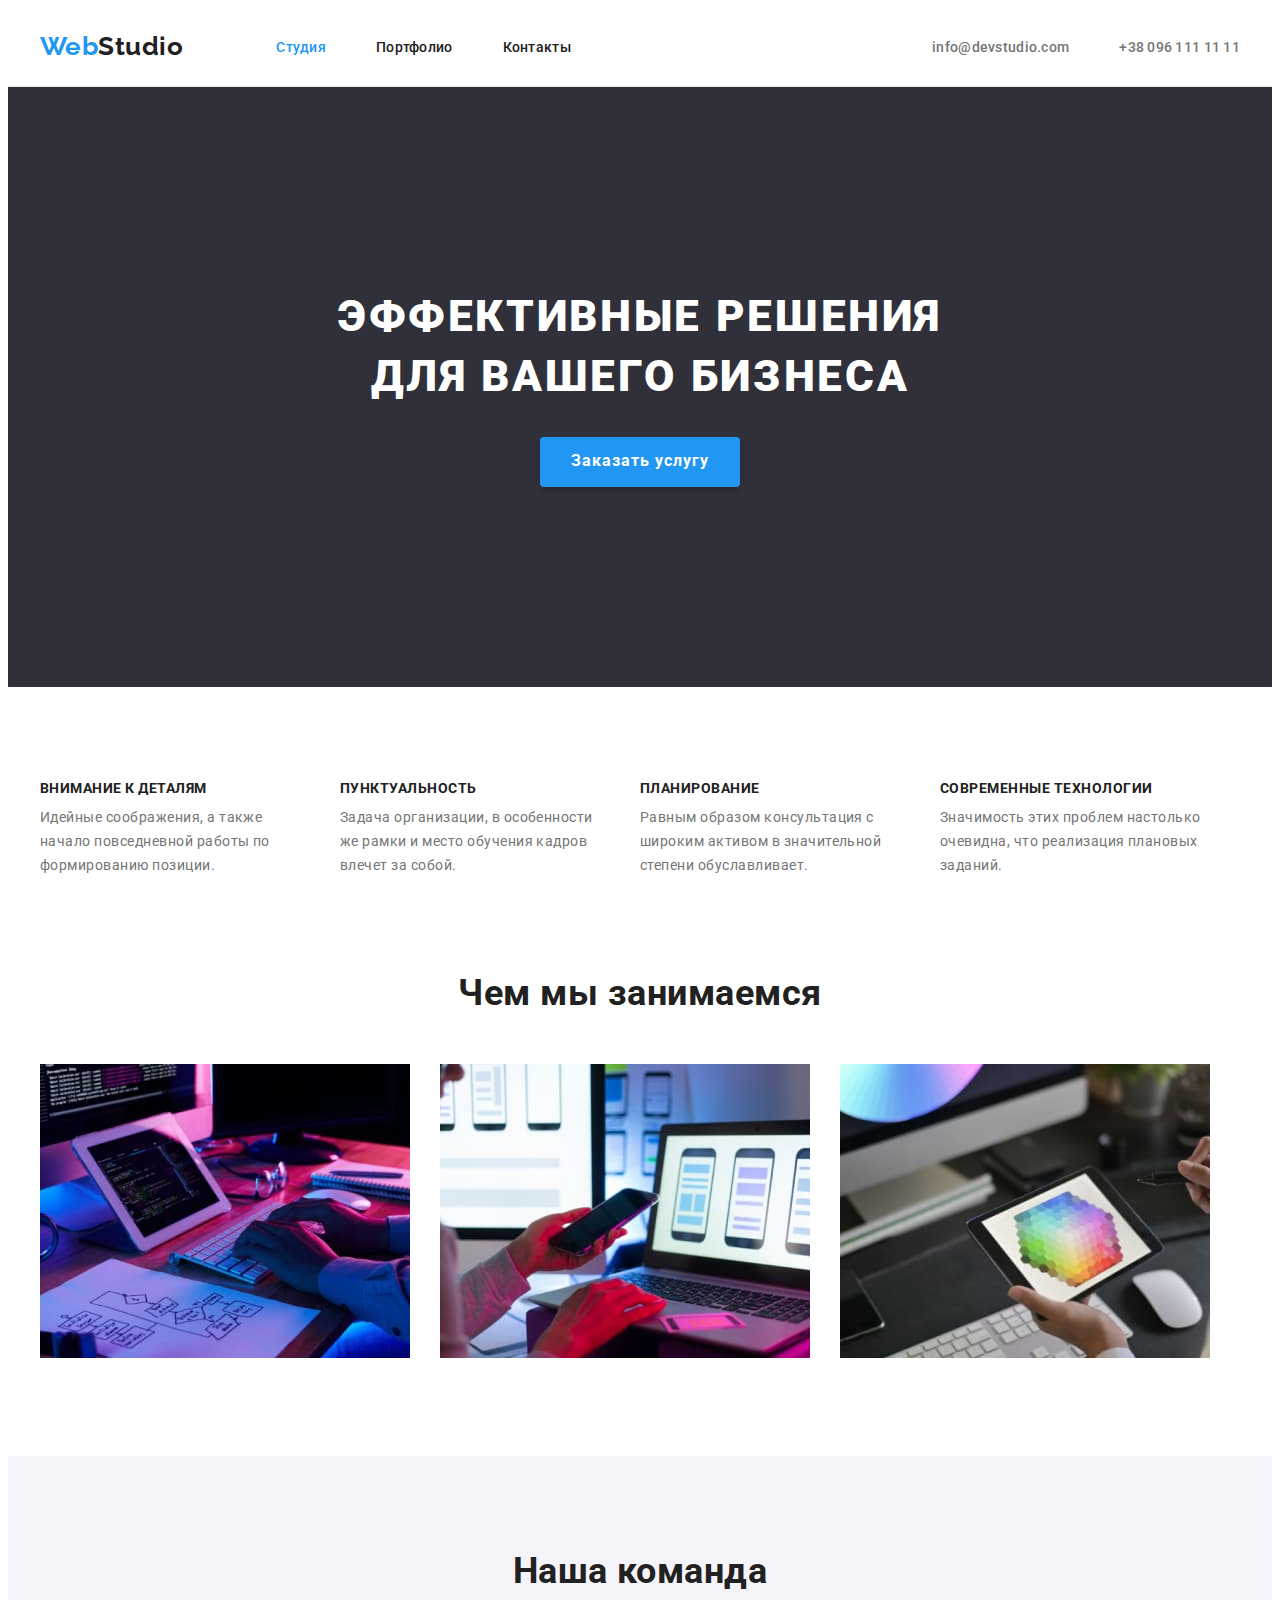
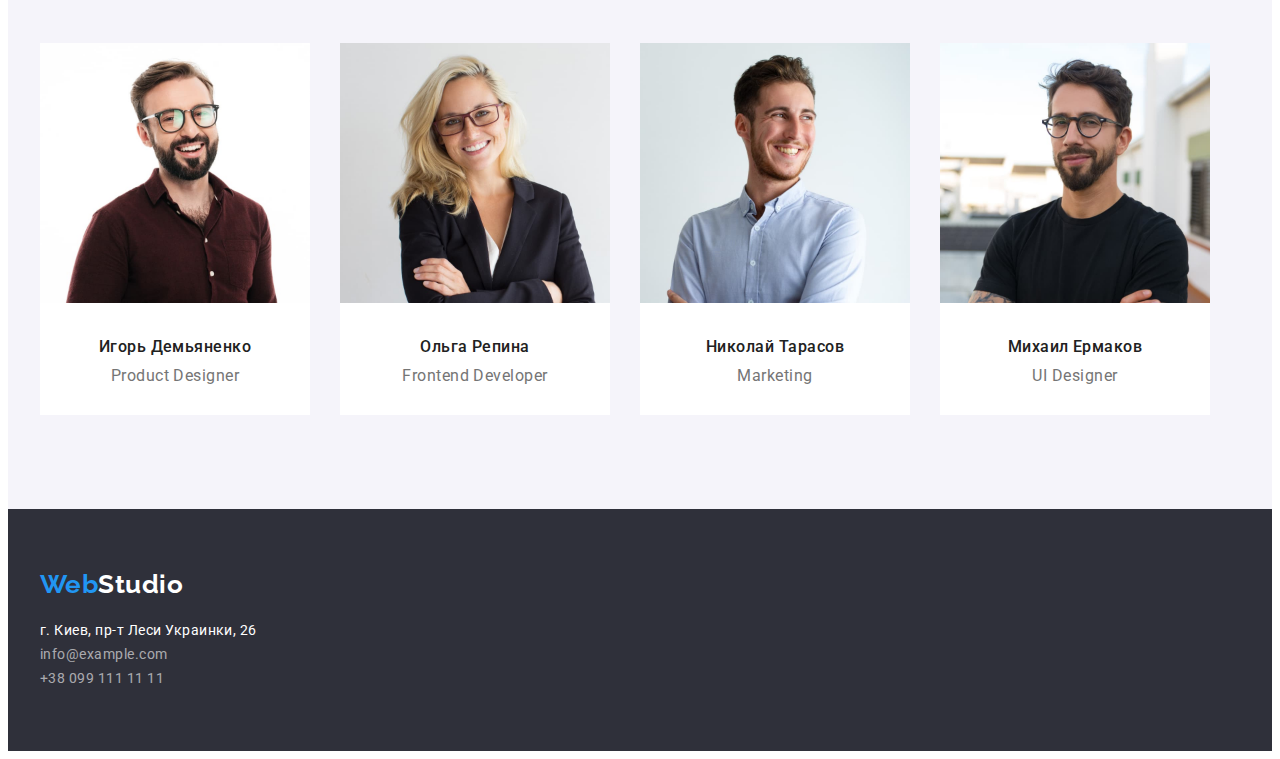
<file: index.html>
<!DOCTYPE html>
<html lang="ru">
  <head>
    <meta charset="UTF-8" />
    <meta http-equiv="X-UA-Compatible" content="IE=edge" />
    <meta name="viewport" content="width=device-width, initial-scale=1.0" />
    <title>WebStudio</title>
    <link rel="preconnect" href="https://fonts.googleapis.com" />
    <link rel="preconnect" href="https://fonts.gstatic.com" crossorigin />
    <link
      href="https://fonts.googleapis.com/css2?family=Raleway:wght@700&family=Roboto:wght@400;500;700;900&display=swap"
      rel="stylesheet"
    />
    <link
      rel="stylesheet"
      href="https://cdnjs.cloudflare.com/ajax/libs/modern-normalize/1.1.0/modern-normalize.min.css"
      integrity="sha512-wpPYUAdjBVSE4KJnH1VR1HeZfpl1ub8YT/NKx4PuQ5NmX2tKuGu6U/JRp5y+Y8XG2tV+wKQpNHVUX03MfMFn9Q=="
      crossorigin="anonymous"
      referrerpolicy="no-referrer"
    />
    <link rel="stylesheet" href="./css/styles.css" />
  </head>
  <body>
    <header class="page-header">
      <div class="container logo-nav">
        <nav class="site-nav">
          <a href="./index.html" class="logo-header"> <span>Web</span>Studio</a>
          <ul class="list page-nav">
            <li class="items">
              <a href="./index.html" class="link current">Студия</a>
            </li>
            <li class="items">
              <a href="./portfolio.html" class="link">Портфолио</a>
            </li>
            <li class="items">
              <a href="" class="link">Контакты</a>
            </li>
          </ul>
        </nav>
        <ul class="list header-contact">
          <li class="items">
            <a href="mailto:info@devstudio.com" class="contacts-list"
              >info@devstudio.com</a
            >
          </li>
          <li class="items">
            <a href="tel:+380961111111" class="contacts-list"
              >+38 096 111 11 11</a
            >
          </li>
        </ul>
      </div>
    </header>
    <main>
      <!-- Герой -->
      <section class="hero">
        <h1 class="hero-title">Эффективные решения для вашего бизнеса</h1>
        <button type="button" class="button">Заказать услугу</button>
      </section>
      <!-- Особенности заголовок скрыть в css-->
      <section class="section">
        <div class="container">
          <h2 hidden class="section-title">Особенности</h2>
          <ul class="list main-features">
            <li class="items">
              <h3 class="features-title">Внимание к деталям</h3>
              <p class="features">
                Идейные соображения, а также начало повседневной работы по
                формированию позиции.
              </p>
            </li>
            <li class="items">
              <h3 class="features-title">Пунктуальность</h3>
              <p class="features">
                Задача организации, в особенности же рамки и место обучения
                кадров влечет за собой.
              </p>
            </li>
            <li class="items">
              <h3 class="features-title">Планирование</h3>
              <p class="features">
                Равным образом консультация с широким активом в значительной
                степени обуславливает.
              </p>
            </li>
            <li class="items">
              <h3 class="features-title">Современные технологии</h3>
              <p class="features">
                Значимость этих проблем настолько очевидна, что реализация
                плановых заданий.
              </p>
            </li>
          </ul>
        </div>
      </section>
      <!-- Чем мы занимаемся -->
      <section class="section no-padding">
        <div class="container">
          <h2 class="section-title">Чем мы занимаемся</h2>
          <ul class="list works">
            <li class="items">
              <img
                src="./images/img1.jpg"
                alt="box1"
                width="370"
                height="294"
              />
            </li>
            <li class="items">
              <img
                src="./images/img2.jpg"
                alt="box2"
                width="370"
                height="294"
              />
            </li>
            <li class="items">
              <img
                src="./images/img3.jpg"
                alt="box3"
                width="370"
                height="294"
              />
            </li>
          </ul>
        </div>
      </section>
      <!-- Наша команда -->
      <section class="section team">
        <div class="container">
          <h2 class="section-title">Наша команда</h2>
          <ul class="list team-list">
            <li class="cards">
              <img
                src="./images/photo1.jpg"
                alt="Игорь Демьяненко"
                width="270"
                height="260"
              />
              <h3 class="team-title">Игорь Демьяненко</h3>
              <p class="function">Product Designer</p>
            </li>
            <li class="cards">
              <img
                src="./images/photo2.jpg"
                alt="Ольга Репина"
                width="270"
                height="260"
              />
              <h3 class="team-title">Ольга Репина</h3>
              <p class="function">Frontend Developer</p>
            </li>
            <li class="cards">
              <img
                src="./images/photo3.jpg"
                alt="Николай Тарасов"
                width="270"
                height="260"
              />
              <h3 class="team-title">Николай Тарасов</h3>
              <p class="function">Marketing</p>
            </li>
            <li class="cards">
              <img
                src="./images/photo4.jpg"
                alt="Михаил Ермаков"
                width="270"
                height="260"
              />
              <h3 class="team-title">Михаил Ермаков</h3>
              <p class="function">UI Designer</p>
            </li>
          </ul>
        </div>
      </section>
    </main>
    <footer class="footer">
      <div class="container">
        <a href="./index.html" class="logo-footer"> <span>Web</span>Studio</a>
        <address>
          <ul class="list">
            <li>
              <a
                href="https://www.google.com.ua/maps/place/%D0%B1%D1%83%D0%BB.+%D0%9B%D0%B5%D1%81%D0%B8+%D0%A3%D0%BA%D1%80%D0%B0%D0%B8%D0%BD%D0%BA%D0%B8,+26,+%D0%9A%D0%B8%D0%B5%D0%B2,+02000/@50.4265807,30.5361918,17z/data=!3m1!4b1!4m5!3m4!1s0x40d4cf0e033ecbe9:0x57a4dffefec77da0!8m2!3d50.4265807!4d30.5383858?hl=ru"
                class="address-post"
                target="_blank"
                rel="nofollow noopener noreferrer"
              >
                г. Киев, пр-т Леси Украинки, 26</a
              >
            </li>
            <li>
              <a href="mailto:" class="link">info@example.com</a>
            </li>
            <li>
              <a href="tel:+380991111111" class="link">+38 099 111 11 11</a>
            </li>
          </ul>
        </address>
      </div>
    </footer>
  </body>
</html>
</file>
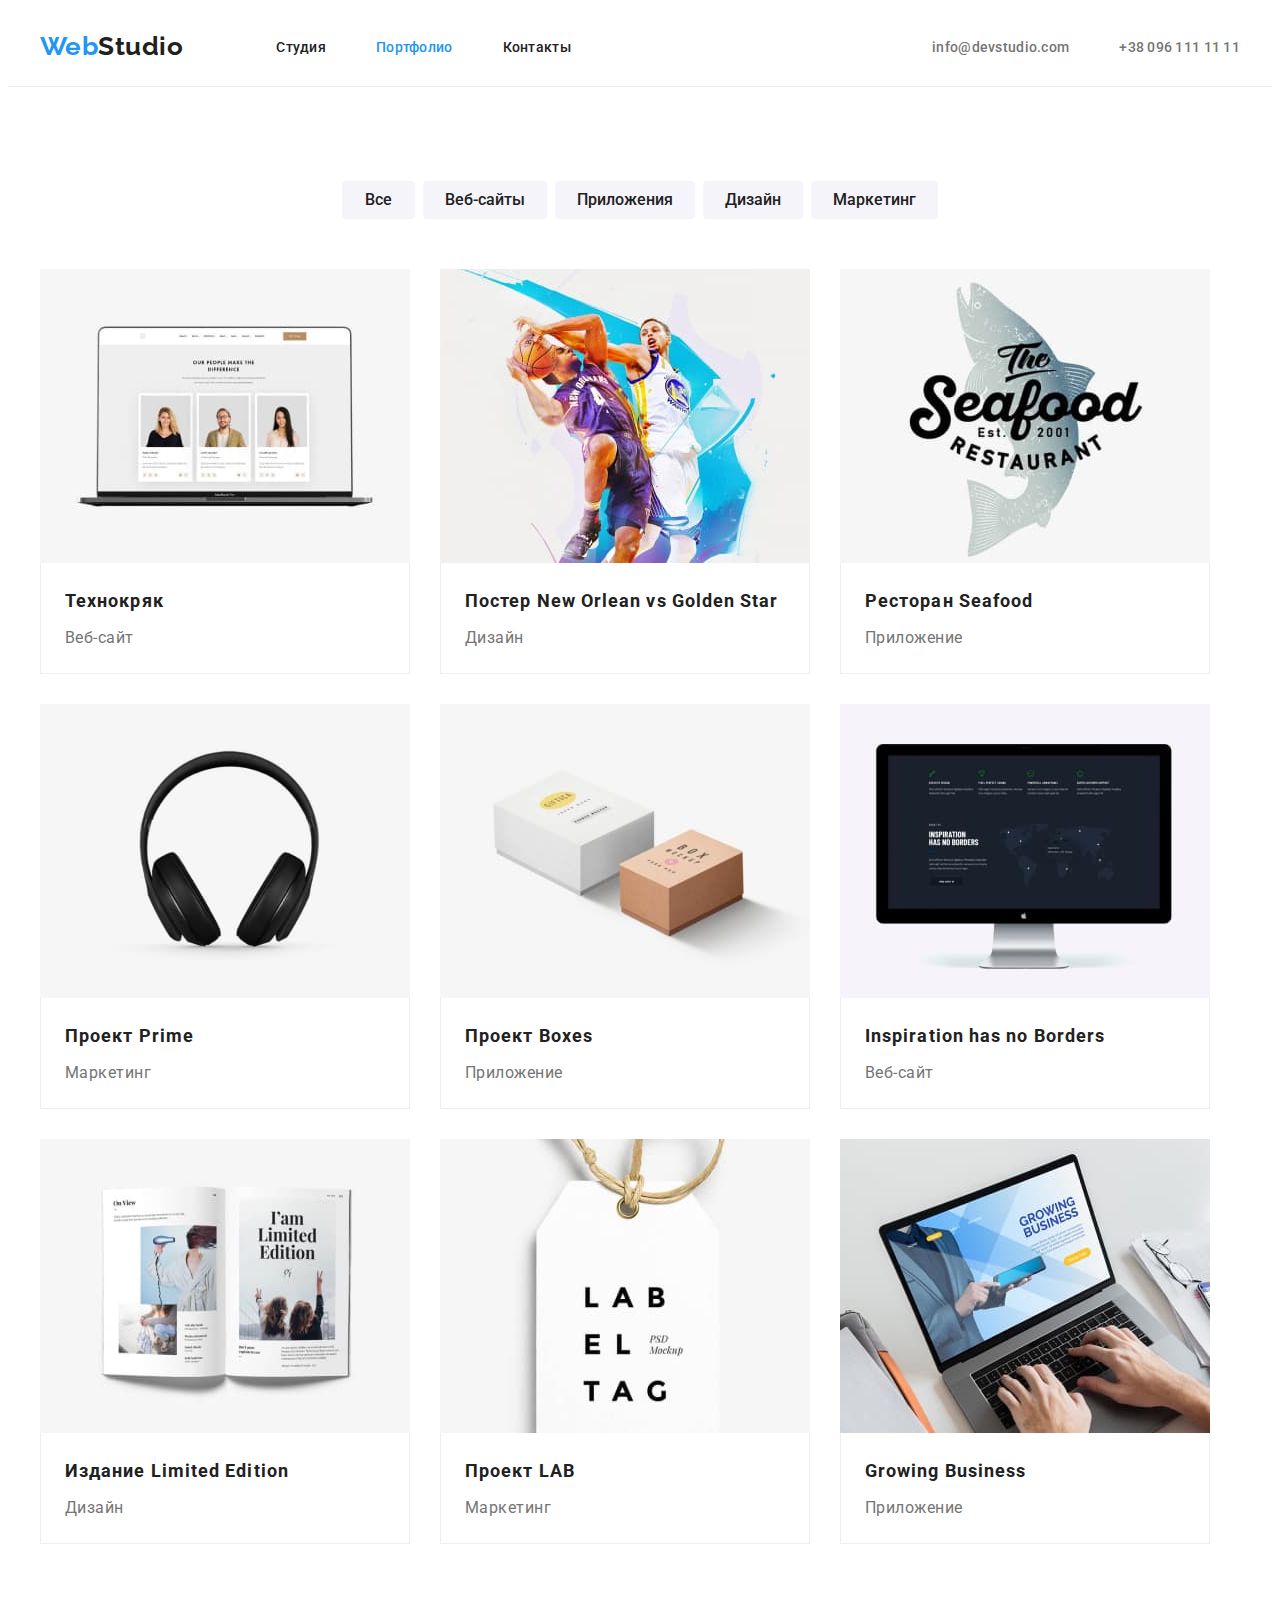
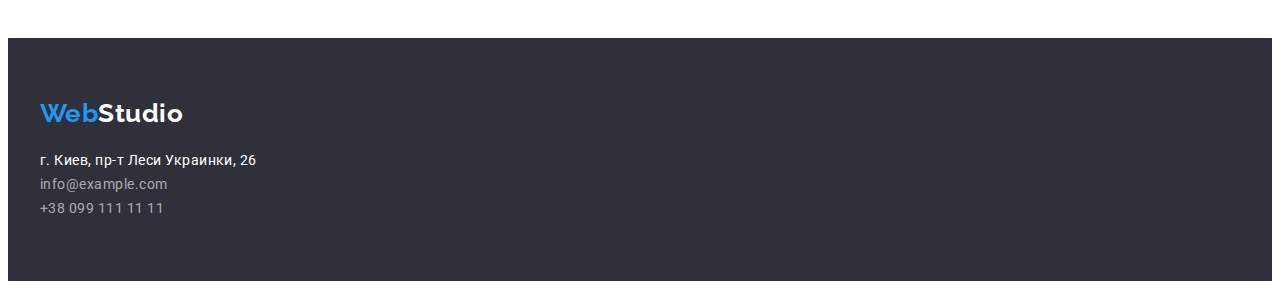
<file: portfolio.html>
<!DOCTYPE html>
<html lang="ru">
  <head>
    <meta charset="UTF-8" />
    <meta http-equiv="X-UA-Compatible" content="IE=edge" />
    <meta name="viewport" content="width=device-width, initial-scale=1.0" />
    <title>Portfolio</title>
    <link rel="preconnect" href="https://fonts.googleapis.com" />
    <link rel="preconnect" href="https://fonts.gstatic.com" crossorigin />
    <link
      href="https://fonts.googleapis.com/css2?family=Raleway:wght@700&family=Roboto:wght@400;500;700;900&display=swap"
      rel="stylesheet"
    />
    <link
      rel="stylesheet"
      href="https://cdnjs.cloudflare.com/ajax/libs/modern-normalize/1.1.0/modern-normalize.min.css"
      integrity="sha512-wpPYUAdjBVSE4KJnH1VR1HeZfpl1ub8YT/NKx4PuQ5NmX2tKuGu6U/JRp5y+Y8XG2tV+wKQpNHVUX03MfMFn9Q=="
      crossorigin="anonymous"
      referrerpolicy="no-referrer"
    />
    <link rel="stylesheet" href="./css/styles.css" />
  </head>
  <body>
    <header class="page-header">
      <div class="container logo-nav">
        <nav class="site-nav">
          <a href="./index.html" class="logo-header"> <span>Web</span>Studio</a>
          <ul class="list page-nav">
            <li class="items">
              <a href="./index.html" class="link">Студия</a>
            </li>
            <li class="items">
              <a href="./portfolio.html" class="link current">Портфолио</a>
            </li>
            <li class="items">
              <a href="" class="link">Контакты</a>
            </li>
          </ul>
        </nav>
        <ul class="list header-contact">
          <li class="items">
            <a href="mailto:info@devstudio.com" class="contacts-list"
              >info@devstudio.com</a
            >
          </li>
          <li class="items">
            <a href="tel:+380961111111" class="contacts-list"
              >+38 096 111 11 11</a
            >
          </li>
        </ul>
      </div>
    </header>
    <main>
      <section class="section">
        <div class="container">
          <!-- Заголовок h1 скрыть в css -->
          <h1 hidden>Портфолио</h1>
          <!-- Фильтры -->
          <!-- Заголовок h2 скрыть в css -->
          <h2 hidden>Фильтры</h2>
          <ul class="filter list">
            <li class="items">
              <button type="button" class="filter-button">Все</button>
            </li>
            <li class="items">
              <button type="button" class="filter-button">Веб-сайты</button>
            </li>
            <li class="items">
              <button type="button" class="filter-button">Приложения</button>
            </li>
            <li class="items">
              <button type="button" class="filter-button">Дизайн</button>
            </li>
            <li class="items">
              <button type="button" class="filter-button">Маркетинг</button>
            </li>
          </ul>

          <!--Список работ -->

          <!-- Заголовок h2 скрыть в css -->
          <h2 hidden>Список работ</h2>
          <ul class="list work-list">
            <li class="portfolio-cards">
              <a href="">
                <img
                  class="portfolio-image"
                  src="./images/portfolio-img1.jpg"
                  alt="Технокряк"
                  width="370"
                  height="294"
                />
                <div class="data">
                  <h3 class="title">Технокряк</h3>
                  <p class="description">Веб-сайт</p>
                </div>
              </a>
            </li>
            <li class="portfolio-cards">
              <a href="">
                <img
                  class="portfolio-image"
                  src="./images/portfolio-img2.jpg"
                  alt="Постер New Orlean vs Golden Star"
                  width="370"
                  height="294"
                />
                <div class="data">
                  <h3 class="title">Постер New Orlean vs Golden Star</h3>
                  <p class="description">Дизайн</p>
                </div>
              </a>
            </li>
            <li class="portfolio-cards">
              <a href="">
                <img
                  class="portfolio-image"
                  src="./images/portfolio-img3.jpg"
                  alt="Ресторан Seafood"
                  width="370"
                  height="294"
                />
                <div class="data">
                  <h3 class="title">Ресторан Seafood</h3>
                  <p class="description">Приложение</p>
                </div>
              </a>
            </li>
            <li class="portfolio-cards">
              <a href="">
                <img
                  class="portfolio-image"
                  src="./images/portfolio-img4.jpg"
                  alt="Проект Prime"
                  width="370"
                  height="294"
                />
                <div class="data">
                  <h3 class="title">Проект Prime</h3>
                  <p class="description">Маркетинг</p>
                </div>
              </a>
            </li>
            <li class="portfolio-cards">
              <a href="">
                <img
                  class="portfolio-image"
                  src="./images/portfolio-img5.jpg"
                  alt="Проект Boxes"
                  width="370"
                  height="294"
                />
                <div class="data">
                  <h3 class="title">Проект Boxes</h3>
                  <p class="description">Приложение</p>
                </div>
              </a>
            </li>
            <li class="portfolio-cards">
              <a href="">
                <img
                  class="portfolio-image"
                  src="./images/portfolio-img6.jpg"
                  alt="Inspiration has no Borders"
                  width="370"
                  height="294"
                />
                <div class="data">
                  <h3 class="title">Inspiration has no Borders</h3>
                  <p class="description">Веб-сайт</p>
                </div>
              </a>
            </li>
            <li class="portfolio-cards">
              <a href="">
                <img
                  class="portfolio-image"
                  src="./images/portfolio-img7.jpg"
                  alt="Издание Limited Edition"
                  width="370"
                  height="294"
                />
                <div class="data">
                  <h3 class="title">Издание Limited Edition</h3>
                  <p class="description">Дизайн</p>
                </div>
              </a>
            </li>
            <li class="portfolio-cards">
              <a href="">
                <img
                  class="portfolio-image"
                  src="./images/portfolio-img8.jpg"
                  alt="Проект LAB"
                  width="370"
                  height="294"
                />
                <div class="data">
                  <h3 class="title">Проект LAB</h3>
                  <p class="description">Маркетинг</p>
                </div>
              </a>
            </li>
            <li class="portfolio-cards">
              <a href="">
                <img
                  class="portfolio-image"
                  src="./images/portfolio-img9.jpg"
                  alt="Growing Business"
                  width="370"
                  height="294"
                />
                <div class="data">
                  <h3 class="title">Growing Business</h3>
                  <p class="description">Приложение</p>
                </div>
              </a>
            </li>
          </ul>
        </div>
      </section>
    </main>
    <footer class="footer">
      <div class="container">
        <a href="./index.html" class="logo-footer"> <span>Web</span>Studio</a>
        <address>
          <ul class="list with-padding">
            <li>
              <a
                href="https://www.google.com.ua/maps/place/%D0%B1%D1%83%D0%BB.+%D0%9B%D0%B5%D1%81%D0%B8+%D0%A3%D0%BA%D1%80%D0%B0%D0%B8%D0%BD%D0%BA%D0%B8,+26,+%D0%9A%D0%B8%D0%B5%D0%B2,+02000/@50.4265807,30.5361918,17z/data=!3m1!4b1!4m5!3m4!1s0x40d4cf0e033ecbe9:0x57a4dffefec77da0!8m2!3d50.4265807!4d30.5383858?hl=ru"
                class="address-post"
                target="_blank"
                rel="nofollow noopener noreferrer"
              >
                г. Киев, пр-т Леси Украинки, 26</a
              >
            </li>
            <li>
              <a href="mailto:" class="link">info@example.com</a>
            </li>
            <li>
              <a href="tel:+380991111111" class="link">+38 099 111 11 11</a>
            </li>
          </ul>
        </address>
      </div>
    </footer>
  </body>
</html>
</file>
<file: css/styles.css>
:root {
  --main-text-color: #212121;
  --secondary-text-color: #757575;
  --accent-text-color: #2196f3;
  --accent-white-color: #ffffff;
  --main-background-color: #ffffff;
  --secondary-background-color: #f5f4fa;
  --footer-background-color: #2f303a;
}

body {
  color: var(--main-text-color);
  background-color: #ffffff;

  font-family: Roboto, sans-serif;
  letter-spacing: 0.03em;
}

.list {
  padding: 0;
  margin: 0;

  list-style: none;
}

.container {
  width: 1200px;
  padding-left: 15px;
  padding-right: 15px;
  margin: 0 auto;
}

/* header */

.page-header {
  border-bottom: 1px solid #ececec;
}

.logo-header {
  display: block;
  margin-right: 93px;
  padding-top: 24px;
  padding-bottom: 25px;

  color: var(--main-text-color);
  font-family: "Raleway", sans-serif;

  font-weight: 700;
  font-size: 26px;
  line-height: 1.11;
  text-decoration: none;
}

.page-nav {
  display: flex;
  align-items: center;
}

.logo-nav {
  display: flex;
  align-items: center;
}

.header-contact {
  display: flex;
  margin-left: auto;
}

.header-contact .items + .items {
  margin-left: 50px;
}

span {
  color: var(--accent-text-color);
}

.site-nav {
  display: flex;
}

/* .site-nav .items + .items {
  margin-left: 50px;
} */

/* .site-nav .items:not(:last-child) {
  margin-right: 50px;
} */

.site-nav .items {
  margin-right: 50px;
}

.site-nav .items:last-child {
  margin-right: 0;
}

.site-nav .link {
  padding-top: 32px;
  padding-bottom: 32px;

  color: var(--main-text-color);

  font-weight: 500;
  font-size: 14px;
  line-height: 1.14;
  letter-spacing: 0.02em;
  text-decoration: none;
}

.site-nav .link:hover,
.site-nav .link:focus {
  color: var(--accent-text-color);
}

.contacts-list {
  color: var(--secondary-text-color);

  font-weight: 500;
  font-size: 14px;
  line-height: 1.14;
  letter-spacing: 0.02em;
  text-decoration: none;
}

.contacts-list:hover,
.contacts-list:focus {
  color: var(--accent-text-color);
}

.link.current {
  color: var(--accent-text-color);
}

/* hero */

.section {
  padding-top: 94px;
  padding-bottom: 94px;
}

.hero-title {
  margin-top: 0;
  margin-bottom: 30px;
  margin-left: auto;
  margin-right: auto;
  width: 696px;

  color: var(--accent-white-color);

  font-weight: 900;
  font-size: 44px;
  line-height: 1.36;
  letter-spacing: 0.06em;
  text-transform: uppercase;
}

.hero {
  background-color: var(--footer-background-color);
  text-align: center;
  padding-top: 200px;
  padding-bottom: 200px;
}

.button {
  border-radius: 4px;
  border: none;
  width: 200px;
  height: 50px;

  color: var(--accent-white-color);
  background-color: var(--accent-text-color);
  box-shadow: 0px 4px 4px rgba(0, 0, 0, 0.15);

  font-family: inherit;
  font-weight: 700;
  font-size: 16px;
  line-height: 1.88;
  letter-spacing: 0.06em;

  cursor: pointer;
}

/* Особенности */

.section-title {
  margin-top: 0;
  margin-bottom: 50px;

  font-weight: 700;
  font-size: 36px;
  line-height: 1.17;
  text-align: center;
}

.main-features {
  display: flex;
}

.main-features .items {
  width: 270px;
  margin-right: 30px;
}

.main-features .items:last-child {
  margin-right: 0;
}

.features-title {
  margin-top: 0;
  margin-bottom: 10px;

  font-weight: 700;
  font-size: 14px;
  line-height: 1.14;
  text-transform: uppercase;
}

.features {
  margin-top: 0;
  margin-bottom: 0;

  color: var(--secondary-text-color);

  font-size: 14px;
  line-height: 1.71;
}

/* Чем мы занимаемся */

.section.no-padding {
  padding-top: 0;
}

.works {
  display: flex;
}

.works .items + .items {
  margin-left: 30px;
}

/* Наша команда */

.team-list {
  display: flex;
}

.team-list .function {
  margin-top: 0px;
  margin-bottom: 30px;

  color: var(--secondary-text-color);
}

.section.team {
  background-color: var(--secondary-background-color);
}

.team-title {
  margin-top: 30px;
  margin-bottom: 10px;

  font-weight: 500;
  font-size: 16px;
  line-height: 1.19;
}

.team-list .cards {
  margin-right: 30px;

  text-align: center;
  width: 270px;
  background-color: #ffffff;
}

.team-list .cards:last-child {
  margin-right: 0;
}

/* Подвал */

.logo-footer {
  display: inline-block;
  margin-bottom: 20px;

  color: var(--accent-white-color);
  font-family: "Raleway", sans-serif;

  font-weight: 700;
  font-size: 26px;
  line-height: 1.19;
  text-decoration: none;
}

.footer {
  padding-top: 60px;
  padding-bottom: 60px;

  background-color: var(--footer-background-color);
}

.address-post {
  color: var(--accent-white-color);

  font-style: normal;
  font-weight: 400;
  font-size: 14px;
  line-height: 1.71;
  text-decoration: none;
}

.footer .link {
  color: rgba(255, 255, 255, 0.6);

  font-style: normal;
  font-weight: 400;
  font-size: 14px;
  line-height: 1.71;
  text-decoration: none;
}

.footer .link:hover,
.footer .link:focus,
.address-post:hover,
.address-post:focus {
  color: var(--accent-text-color);
}

/* Портфолио */

.list.work-list {
  display: flex;
  flex-wrap: wrap;
}

.work-list .title {
  margin-top: 0;
  margin-bottom: 4px;

  color: var(--main-text-color);

  font-weight: 700;
  font-size: 18px;
  line-height: 2;
  letter-spacing: 0.06em;
}

.work-list .description {
  margin-top: 0;
  margin-bottom: 0;

  color: var(--secondary-text-color);

  font-size: 16px;
  line-height: 1.88;
}

.work-list a {
  text-decoration: none;
}

.filter .items {
  margin-right: 8px;
}

.filter .items:last-child {
  margin-right: 0;
}

.filter.list {
  display: flex;
  margin-bottom: 50px;
  justify-content: center;
}

.filter-button {
  border-radius: 4px;
  border: none;
  min-width: 73px;
  height: 38px;
  padding: 6px 22px;

  color: var(--main-text-color);
  background-color: var(--secondary-background-color);

  font-family: inherit;
  font-weight: 500;
  font-size: 16px;
  line-height: 1.63;

  cursor: pointer;
}

.filter-button:hover,
.filter-button:focus {
  color: var(--accent-white-color);
  background-color: var(--accent-text-color);
  box-shadow: 0px 3px 1px rgba(0, 0, 0, 0.1), 0px 1px 2px rgba(0, 0, 0, 0.08),
    0px 2px 2px rgba(0, 0, 0, 0.12);
}

.portfolio-cards {
  margin-right: 30px;
  margin-bottom: 30px;
}

.portfolio-cards:nth-child(3n) {
  margin-right: 0;
}

.portfolio-cards:nth-last-child(-n + 3) {
  margin-bottom: 0;
}

/* Альтернативный вариант */

/* .portfolio-cards {
  width: 370px;
  margin-right: 30px;
  margin-bottom: 30px;
}

.portfolio-cards:nth-child(3n) {
  margin-right: 0;
}

.portfolio-cards:nth-last-child(-n + 3) {
  margin-bottom: 0;
} */

.portfolio-cards .data {
  border: 1px solid #eeeeee;
  padding: 20px 24px;
}

.portfolio-cards .data {
  border-top: transparent;
}

.portfolio-image {
  display: block;
}
</file>
